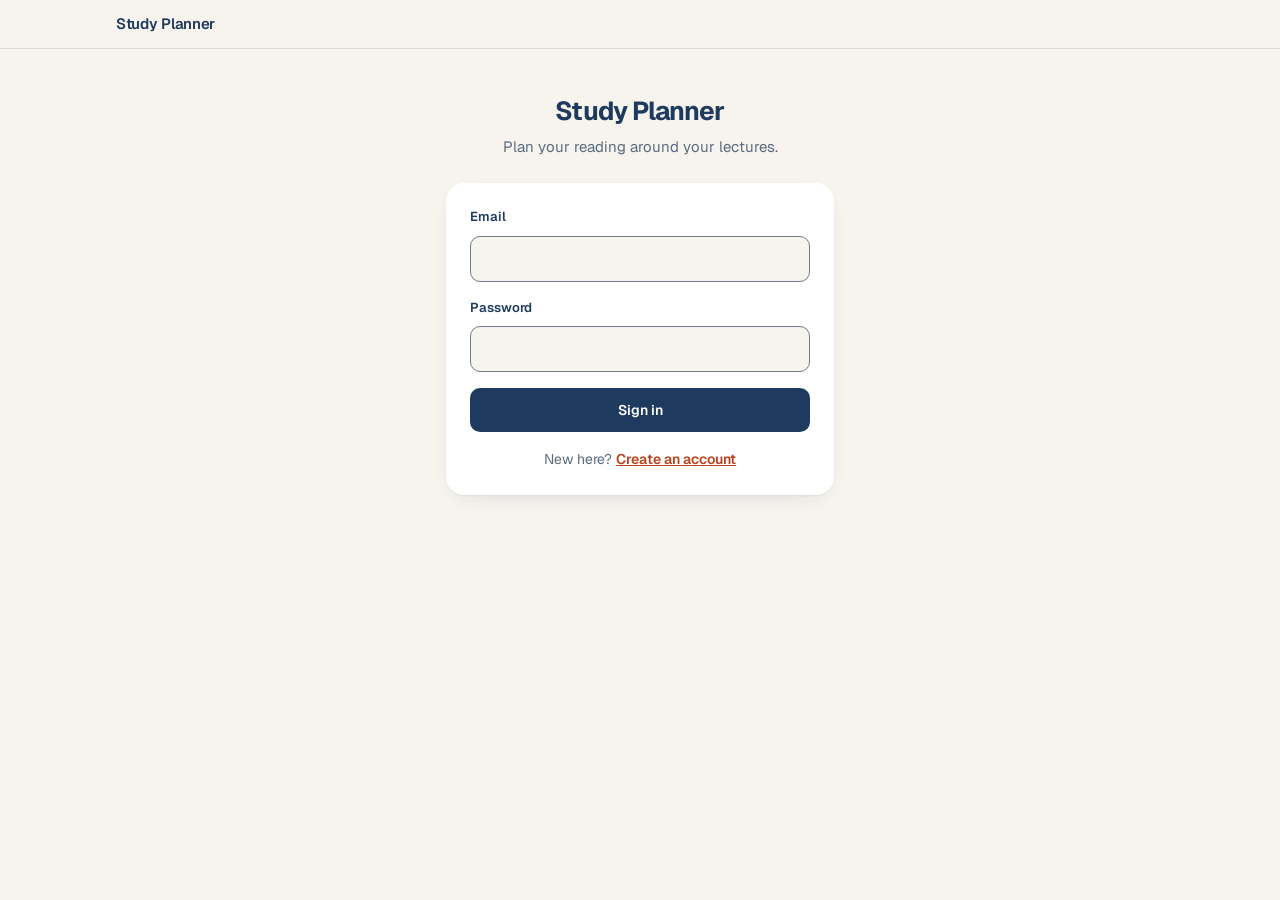
<file: index.html>
<!DOCTYPE html>
<html lang="en">
<head>
<meta charset="utf-8">
<meta name="viewport" content="width=device-width, initial-scale=1">
<title>Study Planner</title>
<meta name="description" content="Plan your reading around your lectures: courses, timetable, automatic study plan and progress tracking.">
<meta name="theme-color" content="#1F3A5F">

<link rel="preconnect" href="https://fonts.googleapis.com">
<link rel="preconnect" href="https://fonts.gstatic.com" crossorigin>
<link href="https://fonts.googleapis.com/css2?family=Geist:wght@400;500;600;700&display=swap" rel="stylesheet">
<link rel="stylesheet" href="app.css">
</head>
<body>

<header class="topbar">
  <div class="topbar-in">
    <div class="brand">Study Planner</div>
    <div class="who" id="who"></div>
  </div>
</header>

<nav class="nav" id="nav" aria-label="Main" style="display:none"></nav>

<main class="shell" id="view">
  <p class="empty">Loading&hellip;</p>
</main>

<div class="toast" id="toast" role="status" aria-live="polite"></div>

<!-- classic scripts, loaded in dependency order; no build step -->
<script src="js/config.js"></script>
<script src="js/ui.js"></script>
<script src="js/engine.js"></script>
<script src="js/timetable-ocr.js"></script>
<script src="js/store.js"></script>
<script src="js/auth.js"></script>
<script src="js/views.js"></script>
<script src="js/app.js"></script>
</body>
</html>
</file>
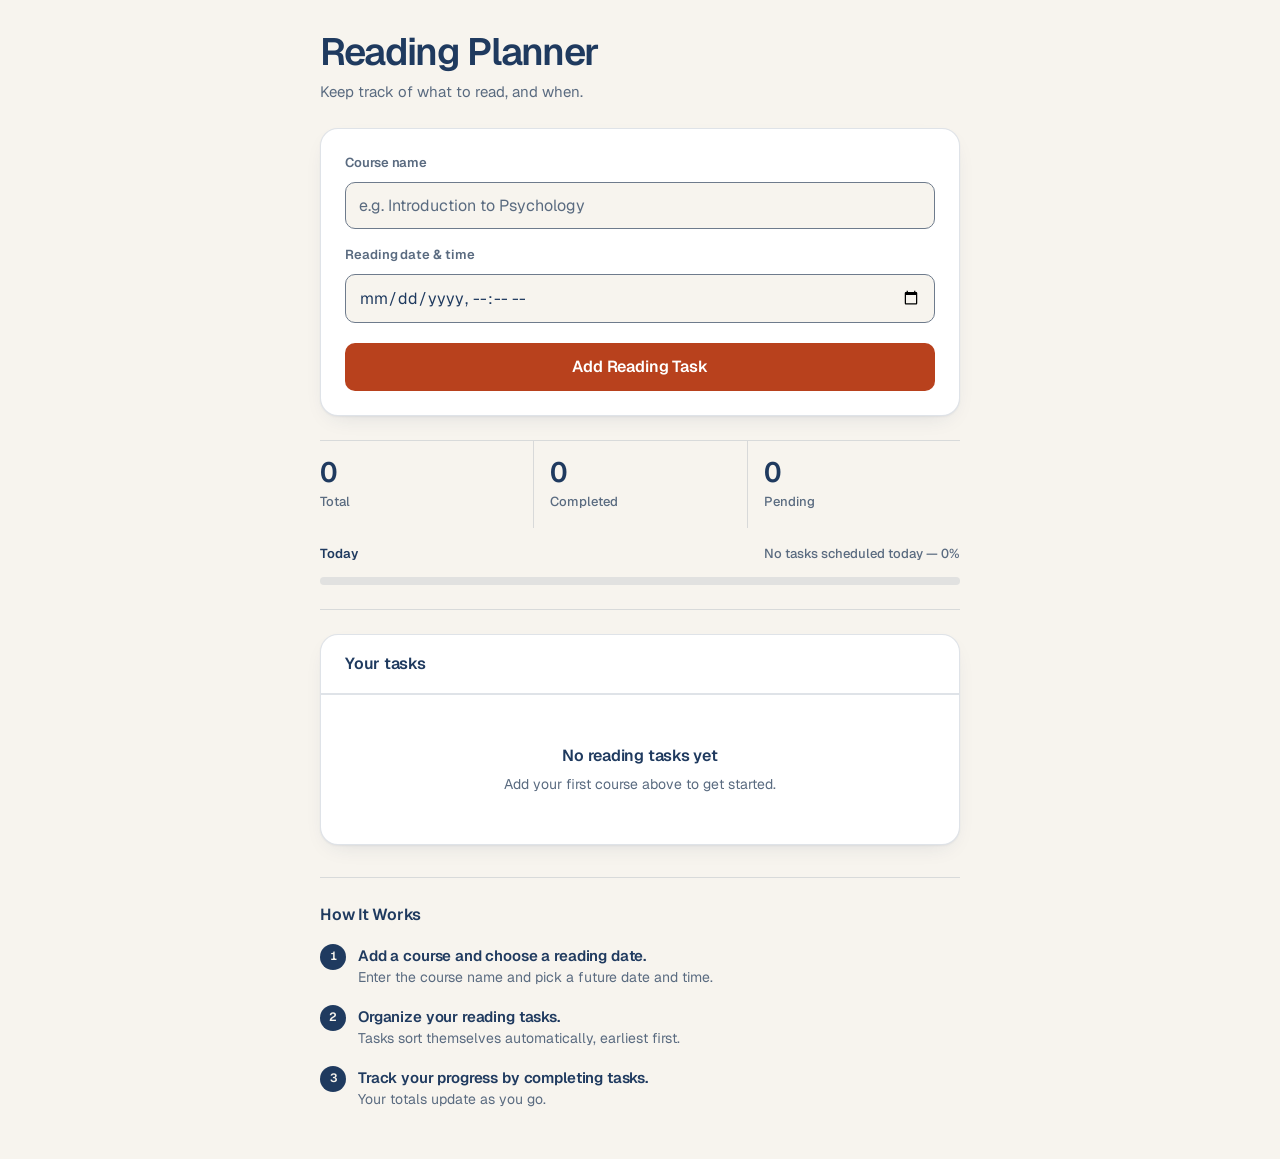
<file: reading-planner.html>
<!DOCTYPE html>
<html lang="en">
<head>
<meta charset="UTF-8" />
<meta name="viewport" content="width=device-width, initial-scale=1.0" />
<meta name="theme-color" content="#1F3A5F" />
<title>Student Reading Planner</title>
<link rel="preconnect" href="https://fonts.googleapis.com">
<link rel="preconnect" href="https://fonts.gstatic.com" crossorigin>
<link href="https://fonts.googleapis.com/css2?family=Geist:wght@400..700&display=swap" rel="stylesheet">
<style>
  /* ============================================================
     PALETTE — the three brand hues, plus two derived steps that
     exist ONLY to satisfy WCAG AA. Same hues, no new colors.
       navy  #1F3A5F   primary text, structure        (10.46:1 on cream)
       cream #F7F4EE   page background
       coral #E4572E   brand accent, fills & marks    (3.68:1 — graphics only)
       navy-soft  #5A6B80   secondary text            (4.97:1 on cream)
       coral-deep #B8411D   coral for text & CTA fill (5.51:1 with white)
     ============================================================ */
  :root{
    --navy:#1F3A5F;
    --cream:#F7F4EE;
    --coral:#E4572E;
    --navy-soft:#5A6B80;
    --coral-deep:#B8411D;
    --surface:#FFFFFF;

    --line:rgba(31,58,95,.14);
    --field-border:#6E7B8C;          /* 3.95:1 vs cream — meets the 3:1 UI-component rule */
    --field-bg:#F7F4EE;

    /* spacing scale — 4px base */
    --sp-1:4px; --sp-2:8px; --sp-3:12px; --sp-4:16px;
    --sp-5:24px; --sp-6:32px; --sp-7:48px;

    /* SHAPE CONSISTENCY LOCK — one documented scale, used everywhere:
       surfaces 18 · controls 10 · micro-marks 6 */
    --r-surface:18px;
    --r-control:10px;
    --r-micro:6px;

    --shadow:0 1px 2px rgba(31,58,95,.06), 0 8px 24px -12px rgba(31,58,95,.18);
  }

  *{box-sizing:border-box;margin:0;padding:0;}

  html{-webkit-text-size-adjust:100%;}

  body{
    font-family:"Geist",ui-sans-serif,-apple-system,BlinkMacSystemFont,"Segoe UI",Roboto,Helvetica,Arial,sans-serif;
    font-size:.9375rem;
    line-height:1.6;
    background:var(--cream);
    color:var(--navy);
    -webkit-font-smoothing:antialiased;
    text-rendering:optimizeLegibility;
    padding:var(--sp-6) var(--sp-4) var(--sp-7);
  }

  .app{max-width:640px;margin:0 auto;}

  /* ---------- header ---------- */
  header{margin-bottom:var(--sp-5);}
  h1{
    font-size:clamp(1.75rem,1.35rem + 1.7vw,2.375rem);
    font-weight:600;
    letter-spacing:-.035em;
    line-height:1.06;
    color:var(--navy);
  }
  .lede{
    margin-top:var(--sp-2);
    font-size:.9375rem;
    color:var(--navy-soft);
    max-width:65ch;
  }

  /* ---------- surfaces ---------- */
  .surface{
    background:var(--surface);
    border:1px solid var(--line);
    border-radius:var(--r-surface);
    box-shadow:var(--shadow);
  }

  /* ---------- form ---------- */
  form{padding:var(--sp-5);margin-bottom:var(--sp-5);}

  .form-error{
    display:none;
    background:rgba(184,65,29,.07);
    border:1px solid rgba(184,65,29,.32);
    border-radius:var(--r-control);
    color:var(--coral-deep);
    font-size:.8125rem;
    font-weight:500;
    line-height:1.45;
    padding:var(--sp-3) var(--sp-4);
    margin-bottom:var(--sp-4);
  }
  .form-error.show{display:block;}

  .field{margin-bottom:var(--sp-4);}

  label{
    display:block;
    font-size:.8125rem;
    font-weight:600;
    letter-spacing:-.005em;
    color:var(--navy-soft);
    margin-bottom:var(--sp-2);
  }

  input[type="text"],
  input[type="datetime-local"]{
    width:100%;
    font-family:inherit;
    font-size:1rem;
    font-weight:400;
    color:var(--navy);
    background:var(--field-bg);
    border:1.5px solid var(--field-border);
    border-radius:var(--r-control);
    padding:12px 13px;
    outline:none;
    transition:border-color .15s ease, box-shadow .15s ease;
  }
  input::placeholder{color:var(--navy-soft);opacity:1;}
  input:hover{border-color:var(--navy-soft);}
  input:focus{
    border-color:var(--navy);
    box-shadow:0 0 0 3px rgba(31,58,95,.13);
  }

  .error{
    display:none;
    color:var(--coral-deep);
    font-size:.8125rem;
    font-weight:500;
    line-height:1.45;
    margin-top:var(--sp-2);
  }
  .field.invalid input{border-color:var(--coral-deep);}
  .field.invalid input:focus{box-shadow:0 0 0 3px rgba(184,65,29,.16);}
  .field.invalid .error{display:block;}

  /* ---------- buttons ---------- */
  button{
    font-family:inherit;
    cursor:pointer;
    border:none;
    background:none;
    color:inherit;
    border-radius:var(--r-control);
    transition:transform .06s ease, background-color .15s ease, border-color .15s ease, color .15s ease;
  }
  button:active{transform:scale(.98);}          /* tactile push */
  button:focus-visible,
  input:focus-visible{
    outline:2px solid var(--navy);
    outline-offset:2px;
  }

  .btn-add{
    width:100%;
    min-height:48px;
    background:var(--coral-deep);               /* 5.51:1 with white — passes AA */
    color:#fff;
    font-size:1rem;
    font-weight:600;
    letter-spacing:-.01em;
    padding:13px var(--sp-4);
    margin-top:var(--sp-1);
  }
  .btn-add:hover{background:#A33A19;}

  /* ---------- stats strip — plain, divided, no cards ---------- */
  .stats{
    display:grid;
    grid-template-columns:repeat(3,1fr);
    border-top:1px solid var(--line);
  }
  .stat{padding:var(--sp-4) var(--sp-4);}
  .stat:first-child{padding-left:0;}
  .stat + .stat{border-left:1px solid var(--line);}
  .stat .num{
    display:block;
    font-size:1.75rem;
    font-weight:600;
    letter-spacing:-.03em;
    line-height:1.1;
    font-variant-numeric:tabular-nums;
    color:var(--navy);
  }
  .stat .lbl{
    display:block;
    margin-top:var(--sp-1);
    font-size:.8125rem;
    font-weight:500;
    color:var(--navy-soft);
  }

  /* ---------- today's study progress ---------- */
  .today{
    padding:var(--sp-4) 0 var(--sp-5);
    border-bottom:1px solid var(--line);
    margin-bottom:var(--sp-5);
  }
  .today-head{
    display:flex;
    align-items:baseline;
    justify-content:space-between;
    flex-wrap:wrap;
    gap:var(--sp-1) var(--sp-3);
    margin-bottom:var(--sp-3);
  }
  .t-label{
    font-size:.8125rem;
    font-weight:600;
    color:var(--navy);
    white-space:nowrap;
  }
  .t-count{
    font-size:.8125rem;
    font-weight:500;
    color:var(--navy-soft);
    font-variant-numeric:tabular-nums;
  }
  .bar{
    height:8px;
    background:rgba(31,58,95,.10);
    border-radius:var(--r-micro);
    overflow:hidden;
  }
  .bar-fill{
    height:100%;
    width:0%;
    background:var(--coral-deep);      /* 5.51:1 vs white — well past the 3:1 graphic rule */
    border-radius:var(--r-micro);
    transition:width .25s ease;
  }

  /* ---------- list ---------- */
  .list-head{
    display:flex;
    align-items:baseline;
    justify-content:space-between;
    gap:var(--sp-3);
    padding:var(--sp-4) var(--sp-5);
    border-bottom:1px solid var(--line);
  }
  .list-head h2{font-size:1rem;font-weight:600;letter-spacing:-.015em;}
  .count{
    font-size:.8125rem;
    color:var(--navy-soft);
    font-variant-numeric:tabular-nums;
    white-space:nowrap;
  }

  ul{list-style:none;}

  li.task{
    display:grid;
    grid-template-columns:44px minmax(0,1fr) auto;
    align-items:start;
    gap:var(--sp-3);
    padding:var(--sp-4) var(--sp-5);
    border-bottom:1px solid var(--line);
  }
  li.task:last-child{border-bottom:none;}

  .check{
    width:44px;height:44px;
    margin:-9px 0 -9px -9px;
    display:grid;place-items:center;
    flex:0 0 auto;
  }
  .check .box{
    width:24px;height:24px;
    border:1.5px solid var(--field-border);
    border-radius:var(--r-micro);
    background:var(--surface);
    display:grid;place-items:center;
    transition:background-color .15s ease, border-color .15s ease;
  }
  .check:hover .box{border-color:var(--navy);}
  .check svg{width:13px;height:13px;stroke:#fff;stroke-width:3.2;fill:none;stroke-linecap:round;stroke-linejoin:round;opacity:0;}
  li.task.done .check .box{background:var(--navy);border-color:var(--navy);}
  li.task.done .check svg{opacity:1;}

  .meta{min-width:0;padding-top:1px;}
  .course{
    font-size:1rem;
    font-weight:600;
    letter-spacing:-.015em;
    line-height:1.35;
    color:var(--navy);
    overflow-wrap:anywhere;
  }
  li.task.done .course{
    color:var(--navy-soft);                     /* explicit color, not opacity — keeps 4.97:1 */
    text-decoration:line-through;
    text-decoration-thickness:1.5px;
    text-decoration-color:rgba(90,107,128,.55);
  }
  .when{
    margin-top:3px;
    font-size:.8125rem;
    color:var(--navy-soft);
    font-variant-numeric:tabular-nums;
  }
  .badge{
    display:inline-block;
    margin-left:var(--sp-2);
    padding:1px 6px 2px;
    font-size:.6875rem;
    font-weight:600;
    letter-spacing:.04em;
    text-transform:uppercase;
    color:var(--navy-soft);
    border:1px solid var(--line);
    border-radius:var(--r-micro);
    vertical-align:1px;
  }

  .actions{display:flex;flex-direction:column;align-items:flex-end;gap:var(--sp-2);}

  .del{
    height:44px;min-width:44px;
    margin:-9px -4px -9px 0;
    padding:0 var(--sp-2);
    display:grid;place-items:center;
  }
  .del .pill{
    display:block;
    color:var(--coral-deep);
    border:1px solid rgba(184,65,29,.34);
    border-radius:var(--r-control);
    padding:6px 11px;
    font-size:.8125rem;
    font-weight:600;
    letter-spacing:-.005em;
    white-space:nowrap;
    transition:background-color .15s ease, color .15s ease, border-color .15s ease;
  }
  .del:hover .pill{background:var(--coral-deep);color:#fff;border-color:var(--coral-deep);}

  .confirm{display:flex;flex-direction:column;align-items:flex-end;gap:var(--sp-2);}
  .confirm .ask{
    font-size:.8125rem;
    font-weight:600;
    color:var(--coral-deep);
    white-space:nowrap;
  }
  .confirm .row{display:flex;gap:var(--sp-2);}
  .btn-yes,.btn-no{
    min-height:40px;
    padding:9px 14px;
    font-size:.8125rem;
    font-weight:600;
    border-radius:var(--r-control);
    white-space:nowrap;
  }
  .btn-yes{background:var(--coral-deep);color:#fff;}
  .btn-yes:hover{background:#A33A19;}
  .btn-no{color:var(--navy);border:1px solid var(--field-border);background:var(--surface);}
  .btn-no:hover{background:var(--navy);color:var(--cream);border-color:var(--navy);}

  /* ---------- empty state ---------- */
  .empty{
    padding:var(--sp-7) var(--sp-5);
    text-align:center;
    border-top:1px solid var(--line);
    border-radius:0 0 var(--r-surface) var(--r-surface);
  }
  .empty strong{
    display:block;
    font-size:1rem;
    font-weight:600;
    letter-spacing:-.015em;
    color:var(--navy);
    margin-bottom:var(--sp-1);
  }
  .empty span{font-size:.875rem;color:var(--navy-soft);}

  /* ---------- how it works ---------- */
  .how{margin-top:var(--sp-6);padding-top:var(--sp-5);border-top:1px solid var(--line);}
  .how h2{font-size:1rem;font-weight:600;letter-spacing:-.015em;margin-bottom:var(--sp-4);}
  ol.steps{list-style:none;display:flex;flex-direction:column;gap:var(--sp-4);}
  ol.steps li{display:grid;grid-template-columns:26px 1fr;gap:var(--sp-3);align-items:start;}
  .step-num{
    width:26px;height:26px;
    border-radius:50%;
    background:var(--navy);
    color:var(--cream);
    font-size:.75rem;
    font-weight:600;
    font-variant-numeric:tabular-nums;
    display:grid;place-items:center;
  }
  .step-text{font-size:.875rem;color:var(--navy-soft);line-height:1.55;max-width:65ch;}
  .step-text b{display:block;font-size:.9375rem;font-weight:600;color:var(--navy);letter-spacing:-.01em;}

  /* ---------- toast ---------- */
  .toast{
    position:fixed;
    left:50%;
    bottom:var(--sp-5);
    transform:translate(-50%,6px);
    max-width:calc(100% - var(--sp-6));
    background:var(--navy);
    color:var(--cream);
    font-size:.875rem;
    font-weight:500;
    letter-spacing:-.005em;
    padding:12px var(--sp-4);
    border-radius:var(--r-control);
    box-shadow:0 10px 30px -10px rgba(31,58,95,.5);
    opacity:0;
    visibility:hidden;
    transition:opacity .18s ease, transform .18s ease, visibility .18s;
    z-index:50;
  }
  .toast.show{opacity:1;visibility:visible;transform:translate(-50%,0);}
  .toast.error{background:var(--coral-deep);color:#fff;}

  @media (max-width:420px){
    form{padding:var(--sp-4);}
    .list-head{padding:var(--sp-4);}
    /* touch targets stay 44px even on the narrowest screens */
    li.task{padding:var(--sp-4);grid-template-columns:44px minmax(0,1fr) auto;}
    .stat{padding:var(--sp-4) var(--sp-3);}
    .stat .num{font-size:1.5rem;}
  }

  @media (prefers-reduced-motion:reduce){
    *{transition:none !important;animation:none !important;}
    button:active{transform:none;}
  }
</style>
</head>
<body>
<div class="app">

  <header>
    <h1>Reading Planner</h1>
    <p class="lede">Keep track of what to read, and when.</p>
  </header>

  <form class="surface" id="form" novalidate>
    <div class="form-error" id="form-error" role="alert"></div>

    <div class="field" id="f-course">
      <label for="course">Course name</label>
      <input type="text" id="course" placeholder="e.g. Introduction to Psychology" autocomplete="off" />
      <div class="error" id="e-course">Please enter a course name.</div>
    </div>

    <div class="field" id="f-date">
      <label for="date">Reading date &amp; time</label>
      <input type="datetime-local" id="date" />
      <div class="error" id="e-date">Please choose a reading date and time.</div>
    </div>

    <button type="submit" class="btn-add">Add Reading Task</button>
  </form>

  <section class="stats" aria-label="Progress summary">
    <div class="stat">
      <span class="num" id="stat-total">0</span>
      <span class="lbl">Total</span>
    </div>
    <div class="stat">
      <span class="num" id="stat-done">0</span>
      <span class="lbl">Completed</span>
    </div>
    <div class="stat">
      <span class="num" id="stat-pending">0</span>
      <span class="lbl">Pending</span>
    </div>
  </section>

  <section class="today" aria-label="Today's study progress">
    <div class="today-head">
      <span class="t-label" id="today-label">Today</span>
      <span class="t-count" id="today-count">0 of 0 tasks completed — 0%</span>
    </div>
    <div class="bar" id="today-bar" role="progressbar"
         aria-labelledby="today-label" aria-valuemin="0" aria-valuemax="100" aria-valuenow="0">
      <div class="bar-fill" id="today-fill"></div>
    </div>
  </section>

  <section class="surface" aria-label="Your tasks">
    <div class="list-head">
      <h2>Your tasks</h2>
      <span class="count" id="count"></span>
    </div>
    <ul id="list"></ul>
    <div class="empty" id="empty">
      <strong>No reading tasks yet</strong>
      <span>Add your first course above to get started.</span>
    </div>
  </section>

  <section class="how">
    <h2>How It Works</h2>
    <ol class="steps">
      <li>
        <span class="step-num">1</span>
        <span class="step-text"><b>Add a course and choose a reading date.</b>Enter the course name and pick a future date and time.</span>
      </li>
      <li>
        <span class="step-num">2</span>
        <span class="step-text"><b>Organize your reading tasks.</b>Tasks sort themselves automatically, earliest first.</span>
      </li>
      <li>
        <span class="step-num">3</span>
        <span class="step-text"><b>Track your progress by completing tasks.</b>Your totals update as you go.</span>
      </li>
    </ol>
  </section>

</div>

<div class="toast" id="toast" role="status" aria-live="polite"></div>

<script>
(function () {
  "use strict";

  var STORE = "reading-planner-tasks-v1";

  var tasks = [];            // [{id, course, when, done, created}]
  var pendingDeleteId = null;

  var form      = document.getElementById("form");
  var courseEl  = document.getElementById("course");
  var dateEl    = document.getElementById("date");
  var fCourse   = document.getElementById("f-course");
  var fDate     = document.getElementById("f-date");
  var eCourse   = document.getElementById("e-course");
  var eDate     = document.getElementById("e-date");
  var formError = document.getElementById("form-error");
  var listEl    = document.getElementById("list");
  var emptyEl   = document.getElementById("empty");
  var countEl   = document.getElementById("count");
  var toastEl   = document.getElementById("toast");
  var todayCountEl = document.getElementById("today-count");
  var todayBarEl   = document.getElementById("today-bar");
  var todayFillEl  = document.getElementById("today-fill");

  /* ============ storage ============ */

  function isValidTask(t) {
    return t && typeof t === "object" &&
      typeof t.id === "string" && t.id.length > 0 &&
      typeof t.course === "string" && t.course.trim().length > 0 &&
      typeof t.when === "string" && !isNaN(new Date(t.when).getTime());
  }

  // Returns true when the stored data had to be repaired, so the caller can
  // write the clean version back instead of re-parsing junk on every load.
  function load() {
    var repaired = false;
    try {
      var raw = localStorage.getItem(STORE);
      if (!raw) { tasks = []; return false; }

      var parsed = JSON.parse(raw);
      if (!Array.isArray(parsed)) { tasks = []; return true; }

      var clean = [];
      parsed.forEach(function (t) {
        if (!isValidTask(t)) { repaired = true; return; }
        var norm = {
          id: t.id,
          course: String(t.course).trim(),
          when: t.when,
          done: t.done === true,
          created: typeof t.created === "number" ? t.created : 0
        };
        if (norm.course !== t.course || norm.done !== t.done || norm.created !== t.created) {
          repaired = true;
        }
        clean.push(norm);
      });
      tasks = clean;
    } catch (e) {
      tasks = [];
      repaired = true;
    }
    return repaired;
  }

  function save() {
    try {
      localStorage.setItem(STORE, JSON.stringify(tasks));
    } catch (e) {
      toast("Could not save — browser storage is unavailable.", "error");
    }
  }

  /* ============ helpers ============ */

  function esc(s) {
    return String(s).replace(/[&<>"']/g, function (c) {
      return { "&":"&amp;", "<":"&lt;", ">":"&gt;", '"':"&quot;", "'":"&#39;" }[c];
    });
  }

  function formatWhen(iso) {
    var d = new Date(iso);
    if (isNaN(d.getTime())) return "";
    var date = d.toLocaleDateString(undefined, {
      weekday: "short", month: "short", day: "numeric", year: "numeric"
    });
    var time = d.toLocaleTimeString(undefined, { hour: "numeric", minute: "2-digit" });
    return date + " · " + time;
  }

  // current minute, floored — anything at or after this is "not in the past"
  function currentMinute() {
    var n = new Date();
    return new Date(n.getFullYear(), n.getMonth(), n.getDate(), n.getHours(), n.getMinutes()).getTime();
  }

  // "YYYY-MM-DDTHH:MM" in the user's own timezone (what datetime-local wants)
  function toLocalInput(ts) {
    var d = new Date(ts);
    var pad = function (v) { return String(v).padStart(2, "0"); };
    return d.getFullYear() + "-" + pad(d.getMonth() + 1) + "-" + pad(d.getDate()) +
      "T" + pad(d.getHours()) + ":" + pad(d.getMinutes());
  }

  function refreshMin() {
    dateEl.min = toLocalInput(currentMinute());
  }

  // a task counts as "today" when its date falls on today's local calendar day
  function isToday(iso) {
    var d = new Date(iso);
    if (isNaN(d.getTime())) return false;
    return d.toDateString() === new Date().toDateString();
  }

  function renderToday() {
    var todayTasks = tasks.filter(function (t) { return isToday(t.when); });
    var total = todayTasks.length;
    var done  = todayTasks.filter(function (t) { return t.done; }).length;
    var pct   = total === 0 ? 0 : Math.round((done / total) * 100);   // no tasks today -> 0%

    // With nothing scheduled today a bare "0 of 0" reads like a broken bar, so say
    // plainly why it is empty. Still 0%, still no errors.
    todayCountEl.textContent = total === 0
      ? "No tasks scheduled today \u2014 0%"
      : done + " of " + total + " tasks completed \u2014 " + pct + "%";

    todayFillEl.style.width = pct + "%";
    todayBarEl.setAttribute("aria-valuenow", String(pct));
    todayBarEl.setAttribute("aria-valuetext", total === 0
      ? "No tasks scheduled today"
      : done + " of " + total + " tasks completed, " + pct + " percent");
  }

  function sorted() {
    return tasks.slice().sort(function (a, b) {
      var diff = new Date(a.when) - new Date(b.when);
      return diff !== 0 ? diff : a.created - b.created;   // stable tie-break
    });
  }

  function isDuplicate(course, when) {
    var c = course.trim().toLowerCase();
    return tasks.some(function (t) {
      return t.course.trim().toLowerCase() === c &&
        new Date(t.when).getTime() === new Date(when).getTime();
    });
  }

  /* ============ feedback ============ */

  var toastTimer = null;
  function toast(msg, kind) {
    toastEl.textContent = msg;
    toastEl.className = "toast show" + (kind === "error" ? " error" : "");
    if (toastTimer) clearTimeout(toastTimer);
    toastTimer = setTimeout(function () { toastEl.className = "toast"; }, 2600);
  }

  /* ============ render ============ */

  function render() {
    var items = sorted();
    listEl.innerHTML = "";

    var doneCount = tasks.filter(function (t) { return t.done; }).length;
    var total = tasks.length;
    var pending = total - doneCount;

    document.getElementById("stat-total").textContent = total;
    document.getElementById("stat-done").textContent = doneCount;
    document.getElementById("stat-pending").textContent = pending;

    renderToday();

    if (total === 0) {
      emptyEl.style.display = "block";
      countEl.textContent = "";
      return;
    }
    emptyEl.style.display = "none";
    countEl.textContent = doneCount + " of " + total + " done";

    items.forEach(function (t) {
      var li = document.createElement("li");
      li.className = "task" + (t.done ? " done" : "");

      var confirmHTML = pendingDeleteId === t.id
        ? '<div class="confirm">' +
            '<span class="ask">Delete this task?</span>' +
            '<div class="row">' +
              '<button class="btn-yes" type="button" data-act="delete-confirm" data-id="' + t.id + '">Yes</button>' +
              '<button class="btn-no" type="button" data-act="delete-cancel">Cancel</button>' +
            '</div>' +
          '</div>'
        : '<button class="del" type="button" data-act="delete-ask" data-id="' + t.id + '">' +
            '<span class="pill">Delete</span>' +
          '</button>';

      li.innerHTML =
        '<button class="check" type="button" aria-label="' +
          (t.done ? "Mark as not completed" : "Mark as completed") +
          '" aria-pressed="' + (t.done ? "true" : "false") + '" data-act="toggle" data-id="' + t.id + '">' +
          '<span class="box">' +
            '<svg viewBox="0 0 24 24" aria-hidden="true"><polyline points="20 6 9 17 4 12"/></svg>' +
          '</span>' +
        '</button>' +
        '<div class="meta">' +
          '<div class="course">' + esc(t.course) + '</div>' +
          '<div class="when">' + esc(formatWhen(t.when)) +
            (t.done ? '<span class="badge">Done</span>' : '') +
          '</div>' +
        '</div>' +
        '<div class="actions">' + confirmHTML + '</div>';

      listEl.appendChild(li);
    });
  }

  /* ============ validation ============ */

  function setFieldError(field, errorEl, message) {
    if (message) {
      field.classList.add("invalid");
      errorEl.textContent = message;
    } else {
      field.classList.remove("invalid");
    }
  }

  function clearFormError() {
    formError.classList.remove("show");
    formError.textContent = "";
  }

  function showFormError(message) {
    formError.textContent = message;
    formError.classList.add("show");
  }

  function validate() {
    var course = courseEl.value.trim();
    var when   = dateEl.value.trim();
    var ok = true;

    clearFormError();

    if (!course) {
      setFieldError(fCourse, eCourse, "Please enter a course name.");
      ok = false;
    } else if (course.length > 80) {
      setFieldError(fCourse, eCourse, "Course name must be 80 characters or fewer.");
      ok = false;
    } else {
      setFieldError(fCourse, eCourse, null);
    }

    if (!when) {
      setFieldError(fDate, eDate, "Please choose a reading date and time.");
      ok = false;
    } else {
      var ts = new Date(when).getTime();
      if (isNaN(ts)) {
        setFieldError(fDate, eDate, "That date and time could not be understood.");
        ok = false;
      } else if (ts < currentMinute()) {
        setFieldError(fDate, eDate, "Please choose a date and time in the future — that one has already passed.");
        ok = false;
      } else {
        setFieldError(fDate, eDate, null);
      }
    }

    if (ok && isDuplicate(course, when)) {
      showFormError("You already added \u201C" + course + "\u201D for that exact date and time.");
      ok = false;
    }

    return ok;
  }

  /* ============ events ============ */

  form.addEventListener("submit", function (e) {
    e.preventDefault();

    if (!validate()) {
      var firstBad = form.querySelector(".field.invalid input");
      if (firstBad) firstBad.focus();
      return;
    }

    var course = courseEl.value.trim();
    tasks.push({
      id: String(Date.now()) + Math.random().toString(36).slice(2, 7),
      course: course,
      when: dateEl.value.trim(),
      done: false,
      created: Date.now()
    });

    save();
    pendingDeleteId = null;
    render();
    refreshMin();

    form.reset();
    clearFormError();
    setFieldError(fCourse, eCourse, null);
    setFieldError(fDate, eDate, null);
    courseEl.focus();
    toast("Added: " + course);
  });

  courseEl.addEventListener("input", function () {
    if (courseEl.value.trim()) setFieldError(fCourse, eCourse, null);
    clearFormError();
  });

  dateEl.addEventListener("input", function () {
    var v = dateEl.value.trim();
    if (v) {
      var ts = new Date(v).getTime();
      if (!isNaN(ts) && ts < currentMinute()) {
        setFieldError(fDate, eDate, "Please choose a date and time in the future — that one has already passed.");
      } else {
        setFieldError(fDate, eDate, null);
      }
    }
    clearFormError();
  });

  listEl.addEventListener("click", function (e) {
    var btn = e.target.closest("button[data-act]");
    if (!btn) return;

    var act = btn.getAttribute("data-act");
    var id  = btn.getAttribute("data-id");

    if (act === "toggle") {
      var toggled = null;
      tasks.forEach(function (t) {
        if (t.id === id) { t.done = !t.done; toggled = t; }
      });
      if (toggled) {
        save();
        render();
        toast(toggled.done
          ? "Completed: " + toggled.course
          : "Marked as pending: " + toggled.course);
      }
      return;
    }

    if (act === "delete-ask") {
      pendingDeleteId = id;
      render();
      return;
    }

    if (act === "delete-cancel") {
      pendingDeleteId = null;
      render();
      return;
    }

    if (act === "delete-confirm") {
      var removed = null;
      tasks = tasks.filter(function (t) {
        if (t.id === id) { removed = t; return false; }
        return true;
      });
      pendingDeleteId = null;
      save();
      render();
      if (removed) toast("Deleted: " + removed.course);
      return;
    }
  });

  /* ============ init ============ */

  refreshMin();
  if (load()) save();   // self-heal corrupt or legacy stored data
  render();

  // Keep the "no past dates" floor current if the page stays open, and re-render
  // when the calendar day rolls over so "today" never goes stale.
  var lastDay = new Date().toDateString();
  setInterval(function () {
    refreshMin();
    var d = new Date().toDateString();
    if (d !== lastDay) { lastDay = d; render(); }
  }, 60000);
})();
</script>
</body>
</html>
</file>
<file: app.css>
/* =====================================================================
   Study Planner — styles
   Carries over the existing design system unchanged:
     palette  navy #1F3A5F · cream #F7F4EE · coral #E4572E
     type     Geist
     spacing  4px scale
     shapes   surfaces 18 · controls 10 · micro-marks 6
   ===================================================================== */

:root{
  --navy:#1F3A5F;
  --cream:#F7F4EE;
  --coral:#E4572E;
  --navy-soft:#5A6B80;
  --coral-deep:#B8411D;
  --surface:#FFFFFF;

  --line:rgba(31,58,95,.14);
  --field-border:#6E7B8C;
  --field-bg:#F7F4EE;

  --sp-1:4px; --sp-2:8px; --sp-3:12px; --sp-4:16px;
  --sp-5:24px; --sp-6:32px; --sp-7:48px;

  --r-surface:18px;
  --r-control:10px;
  --r-micro:6px;

  --shadow:0 1px 2px rgba(31,58,95,.06), 0 8px 24px -12px rgba(31,58,95,.18);

  /* status colours — derived from the same hues, all >= 4.5:1 on cream */
  --ok:#1F3A5F;
  --warn:#8A5A00;
  --bad:#B8411D;
}

*,*::before,*::after{box-sizing:border-box;}

html,body{margin:0;padding:0;}

body{
  background:var(--cream);
  color:var(--navy);
  font-family:"Geist","Geist Fallback",-apple-system,BlinkMacSystemFont,"Segoe UI",Roboto,Helvetica,Arial,sans-serif;
  font-size:.9375rem;
  line-height:1.6;
  -webkit-font-smoothing:antialiased;
  min-height:100vh;
}

h1,h2,h3{margin:0;letter-spacing:-.035em;line-height:1.15;}
p{margin:0;}

button{font:inherit;color:inherit;background:none;border:none;cursor:pointer;}
input,select,textarea{font:inherit;color:inherit;}

:focus-visible{outline:2px solid var(--navy);outline-offset:2px;border-radius:var(--r-micro);}

.shell{max-width:1080px;margin:0 auto;padding:0 var(--sp-4) var(--sp-7);}

/* ---------- top bar ---------- */
.topbar{
  position:sticky;top:0;z-index:30;
  background:rgba(247,244,238,.92);
  backdrop-filter:blur(8px);
  border-bottom:1px solid var(--line);
}
.topbar-in{
  max-width:1080px;margin:0 auto;
  padding:var(--sp-3) var(--sp-4);
  display:flex;align-items:center;gap:var(--sp-3);
}
.brand{font-weight:600;font-size:.9375rem;letter-spacing:-.02em;}
.who{margin-left:auto;display:flex;align-items:center;gap:var(--sp-2);font-size:.8125rem;color:var(--navy-soft);}
.who b{color:var(--navy);font-weight:600;}

/* ---------- nav ---------- */
.nav{
  border-bottom:1px solid var(--line);
  background:var(--cream);
  position:sticky;top:53px;z-index:20;
}
.nav-in{
  max-width:1080px;margin:0 auto;
  display:flex;gap:var(--sp-1);
  overflow-x:auto;
  padding:0 var(--sp-4);
  scrollbar-width:none;
}
.nav-in::-webkit-scrollbar{display:none;}
.nav a{
  flex:0 0 auto;
  display:inline-flex;align-items:center;
  min-height:44px;
  padding:0 var(--sp-3);
  font-size:.875rem;font-weight:500;
  color:var(--navy-soft);
  text-decoration:none;
  border-bottom:2px solid transparent;
  white-space:nowrap;
}
.nav a:hover{color:var(--navy);}
.nav a[aria-current="page"]{color:var(--navy);font-weight:600;border-bottom-color:var(--coral-deep);}
.nav-short{display:none;}

/* ---------- layout blocks ---------- */
.page-head{padding:var(--sp-6) 0 var(--sp-5);}
.page-head h1{font-size:clamp(1.5rem,4vw,2rem);}
.page-head p{color:var(--navy-soft);margin-top:var(--sp-2);max-width:65ch;}

.surface{
  background:var(--surface);
  border-radius:var(--r-surface);
  box-shadow:var(--shadow);
  padding:var(--sp-5);
  margin-bottom:var(--sp-5);
}
.surface > h2{font-size:1.0625rem;margin-bottom:var(--sp-4);}

.grid{display:grid;gap:var(--sp-4);}
.grid.two{grid-template-columns:repeat(auto-fit,minmax(240px,1fr));}
.grid.three{grid-template-columns:repeat(auto-fit,minmax(180px,1fr));}

/* ---------- stat tiles ---------- */
.tile{
  background:var(--surface);
  border-radius:var(--r-surface);
  box-shadow:var(--shadow);
  padding:var(--sp-4) var(--sp-5);
}
.tile .n{font-size:1.75rem;font-weight:600;letter-spacing:-.04em;font-variant-numeric:tabular-nums;}
.tile .l{font-size:.8125rem;color:var(--navy-soft);font-weight:500;}

/* ---------- forms ---------- */
.field{margin-bottom:var(--sp-4);}
.field label{display:block;font-size:.8125rem;font-weight:600;margin-bottom:var(--sp-2);}
.field .hint{font-size:.75rem;color:var(--navy-soft);font-weight:400;margin-top:2px;}
.field input,.field select,.field textarea{
  width:100%;
  min-height:44px;
  padding:10px var(--sp-3);
  background:var(--field-bg);
  border:1.5px solid var(--field-border);
  border-radius:var(--r-control);
  color:var(--navy);
}
.field textarea{min-height:80px;resize:vertical;}
.field input:focus,.field select:focus,.field textarea:focus{
  outline:none;border-color:var(--navy);background:var(--surface);
  box-shadow:0 0 0 3px rgba(31,58,95,.12);
}
.field.bad input,.field.bad select{border-color:var(--coral-deep);}
.field .err{display:none;font-size:.75rem;font-weight:500;color:var(--coral-deep);margin-top:var(--sp-1);}
.field.bad .err{display:block;}
.row{display:flex;gap:var(--sp-3);flex-wrap:wrap;}
.row > *{flex:1 1 160px;}

/* ---------- buttons ---------- */
.btn{
  display:inline-flex;align-items:center;justify-content:center;gap:var(--sp-2);
  min-height:44px;padding:0 var(--sp-5);
  border-radius:var(--r-control);
  font-size:.875rem;font-weight:600;
  background:var(--navy);color:#fff;
  transition:transform .12s ease,background-color .15s ease;
}
.btn:active{transform:scale(.98);}
.btn:hover{background:#18304e;}
.btn.coral{background:var(--coral-deep);}
.btn.coral:hover{background:#9d3718;}
.btn.ghost{background:transparent;color:var(--navy);border:1.5px solid var(--field-border);}
.btn.ghost:hover{background:rgba(31,58,95,.06);}
.btn.small{min-height:40px;padding:0 var(--sp-3);font-size:.8125rem;}
.btn[disabled]{opacity:.5;cursor:not-allowed;}
.btn.wide{width:100%;}

/* ---------- banner ---------- */
.banner{
  border-radius:var(--r-control);
  padding:var(--sp-3) var(--sp-4);
  font-size:.8125rem;
  margin-bottom:var(--sp-4);
  border:1.5px solid;
}
.banner.dev{background:#FFF6E5;border-color:#E0A800;color:var(--warn);}
.banner.err{background:#FDEEE9;border-color:var(--coral-deep);color:var(--bad);}
.banner.ok{background:#EAF1F8;border-color:var(--navy);color:var(--navy);}
.banner b{font-weight:600;}

/* ---------- lists ---------- */
.list{list-style:none;margin:0;padding:0;}
.list li{
  display:flex;align-items:flex-start;gap:var(--sp-3);
  padding:var(--sp-4) 0;
  border-top:1px solid var(--line);
}
.list li:first-child{border-top:none;padding-top:0;}
.list .grow{flex:1;min-width:0;}
.list .title{font-weight:600;letter-spacing:-.015em;}
.list .sub{font-size:.8125rem;color:var(--navy-soft);margin-top:2px;font-variant-numeric:tabular-nums;}
.tag{
  display:inline-block;
  font-size:.6875rem;font-weight:600;
  padding:2px var(--sp-2);
  border-radius:var(--r-micro);
  background:rgba(31,58,95,.08);
  color:var(--navy);
  vertical-align:1px;
}
.tag.high{background:#FDEEE9;color:var(--coral-deep);}
.tag.done{background:#EAF1F8;}
.tag.missed{background:#FDEEE9;color:var(--coral-deep);}

.empty{
  text-align:center;padding:var(--sp-6) var(--sp-4);
  color:var(--navy-soft);font-size:.875rem;
}

/* ---------- weekly grid ---------- */
.week{overflow-x:auto;-webkit-overflow-scrolling:touch;}
.week-grid{
  display:grid;
  grid-template-columns:repeat(7,minmax(120px,1fr));
  gap:var(--sp-2);
  min-width:840px;
}
.day-col{background:var(--field-bg);border-radius:var(--r-control);padding:var(--sp-2);}
.day-col h3{font-size:.75rem;font-weight:600;color:var(--navy-soft);margin-bottom:var(--sp-2);}
.slot{
  background:var(--surface);
  border-radius:var(--r-micro);
  border-left:3px solid var(--navy);
  padding:var(--sp-2);
  margin-bottom:var(--sp-2);
  font-size:.75rem;
  line-height:1.35;
}
.slot b{display:block;font-size:.75rem;font-weight:600;}
.slot time{color:var(--navy-soft);font-variant-numeric:tabular-nums;}
.slot.lecture{border-left-color:var(--navy-soft);background:#EDEFF3;}
.slot.blocked{border-left-color:var(--coral-deep);background:#FDEEE9;}
.slot.study{border-left-color:var(--navy);}
.slot.done{border-left-color:var(--navy);opacity:.72;}
.slot.missed{border-left-color:var(--coral-deep);}

/* ---------- progress bar ---------- */
.bar{
  height:8px;background:rgba(31,58,95,.10);
  border-radius:var(--r-micro);overflow:hidden;
}
.bar-fill{
  height:100%;width:0%;background:var(--coral-deep);
  border-radius:var(--r-micro);
  transition:width .25s ease;
}
.bar-head{display:flex;justify-content:space-between;gap:var(--sp-3);flex-wrap:wrap;margin-bottom:var(--sp-2);}
.bar-head .l{font-size:.8125rem;font-weight:600;}
.bar-head .c{font-size:.8125rem;color:var(--navy-soft);font-variant-numeric:tabular-nums;}

/* ---------- toast ---------- */
.toast{
  position:fixed;left:50%;bottom:var(--sp-5);
  transform:translate(-50%,6px);
  max-width:calc(100% - var(--sp-6));
  background:var(--navy);color:var(--cream);
  font-size:.875rem;font-weight:500;
  padding:12px var(--sp-4);
  border-radius:var(--r-control);
  box-shadow:0 10px 30px -10px rgba(31,58,95,.5);
  opacity:0;visibility:hidden;
  transition:opacity .18s ease,transform .18s ease,visibility .18s;
  z-index:50;
}
.toast.show{opacity:1;visibility:visible;transform:translate(-50%,0);}
.toast.error{background:var(--coral-deep);color:#fff;}

/* ---------- auth screens ---------- */
.auth-wrap{max-width:420px;margin:0 auto;padding:var(--sp-7) var(--sp-4);}
.auth-head{text-align:center;margin-bottom:var(--sp-5);}
.auth-head h1{font-size:1.625rem;}
.auth-head p{color:var(--navy-soft);margin-top:var(--sp-2);}
.auth-switch{text-align:center;margin-top:var(--sp-4);font-size:.875rem;color:var(--navy-soft);}
.auth-switch button{
  color:var(--coral-deep);font-weight:600;text-decoration:underline;
  /* inline text link, but still a 44px touch target — padding grows the
     hit area and the negative margin keeps the line height unchanged */
  padding:10px 6px;margin:-10px -6px;
}
.divider{display:flex;align-items:center;gap:var(--sp-3);margin:var(--sp-4) 0;color:var(--navy-soft);font-size:.75rem;}
.divider::before,.divider::after{content:"";flex:1;height:1px;background:var(--line);}

.muted{color:var(--navy-soft);}
.sr-only{position:absolute;width:1px;height:1px;padding:0;margin:-1px;overflow:hidden;clip:rect(0 0 0 0);white-space:nowrap;border:0;}

/* Narrow screens: the full labels overflow and the strip scrolls, leaving
   the last tabs off-screen with no hint they exist. Swap to short labels
   and wrap into a 3-column grid so every tab is visible at once. */
@media (max-width:860px){
  .nav-in{
    display:grid;
    grid-template-columns:repeat(3,1fr);
    gap:0;
    overflow:visible;
    padding:0 var(--sp-2);
  }
  .nav a{
    justify-content:center;
    padding:0 var(--sp-2);
    font-size:.8125rem;
    min-height:48px;
    white-space:normal;
    text-align:center;
    line-height:1.15;
  }
  /* hairline between the two rows of tabs */
  .nav a:nth-child(n+4){border-top:1px solid var(--line);}
  .nav-full{display:none;}
  .nav-short{display:inline;}
}

@media (max-width:640px){
  .surface{padding:var(--sp-4);}
  .shell{padding-left:var(--sp-3);padding-right:var(--sp-3);}
  /* touch: every control gets the full 44px */
  .btn.small{min-height:44px;}
  .nav a{min-height:48px;}
}

/* ---------- timetable image upload ---------- */
.drop{
  border:2px dashed var(--field-border);
  border-radius:14px;
  padding:var(--sp-5) var(--sp-4);
  text-align:center;
  background:var(--field-bg);
  transition:border-color .15s ease, background .15s ease;
}
.drop.over{border-color:var(--coral-deep);background:var(--surface);}
.drop .btn{margin-bottom:var(--sp-2);}
.drop .sub{margin:0;}

.up-progress{margin-top:var(--sp-4);}
.up-progress .bar{
  height:8px;border-radius:99px;background:rgba(31,58,95,.12);overflow:hidden;
}
.up-progress .bar span{
  display:block;height:100%;width:0;background:var(--navy);border-radius:99px;
  transition:width .2s ease;
}
.up-progress .sub{margin:var(--sp-2) 0 0;}

.up-figure{
  margin:var(--sp-4) 0 0;padding:0;
  border:1px solid var(--line);border-radius:12px;overflow:hidden;background:var(--surface);
}
.up-figure img{
  display:block;margin:0 auto;
  max-width:100%;max-height:360px;width:auto;height:auto;
  background:var(--surface);
}
.up-figure figcaption{padding:var(--sp-2) var(--sp-3);border-top:1px solid var(--line);}

.up-h3{margin:var(--sp-5) 0 var(--sp-3);font-size:1rem;}

.ocr-rows{display:grid;gap:var(--sp-3);}
.ocr-row{
  display:grid;
  grid-template-columns:1.6fr .9fr .8fr .8fr 1.2fr auto;
  gap:var(--sp-3);
  align-items:end;
  padding:var(--sp-3);
  border:1px solid var(--line);
  border-radius:12px;
  background:var(--field-bg);
}
.ocr-row .field{margin:0;}
.ocr-row .field label{font-size:.75rem;}

.up-actions-row{
  display:flex;gap:var(--sp-3);flex-wrap:wrap;margin-top:var(--sp-3);
}

@media (max-width:860px){
  /* stack the editable rows so each field stays full width and tappable */
  .ocr-row{grid-template-columns:1fr 1fr;}
  .ocr-row .ocr-remove{grid-column:1 / -1;justify-self:start;}
  .ocr-row .field input,
  .ocr-row .field select{width:100%;}
  .up-actions-row .btn{width:100%;}
}

/* ---------- collapsible settings ---------- */
.adv{margin:var(--sp-3) 0 0;}
.adv summary{
  cursor:pointer;list-style:none;
  display:flex;align-items:center;gap:var(--sp-2);
  min-height:44px;
  font-size:.9375rem;font-weight:500;color:var(--navy);
}
.adv summary::-webkit-details-marker{display:none;}
.adv summary::before{
  content:"\25B8";display:inline-block;color:var(--navy-soft);
  transition:transform .15s ease;
}
.adv[open] summary::before{transform:rotate(90deg);}
.adv summary:hover{color:var(--coral-deep);}
.adv summary:focus-visible{outline:2px solid var(--coral-deep);outline-offset:2px;border-radius:var(--r-micro);}
.adv-body{padding-top:var(--sp-3);}

@media (prefers-reduced-motion:reduce){
  *{transition:none !important;animation:none !important;}
}
</file>
